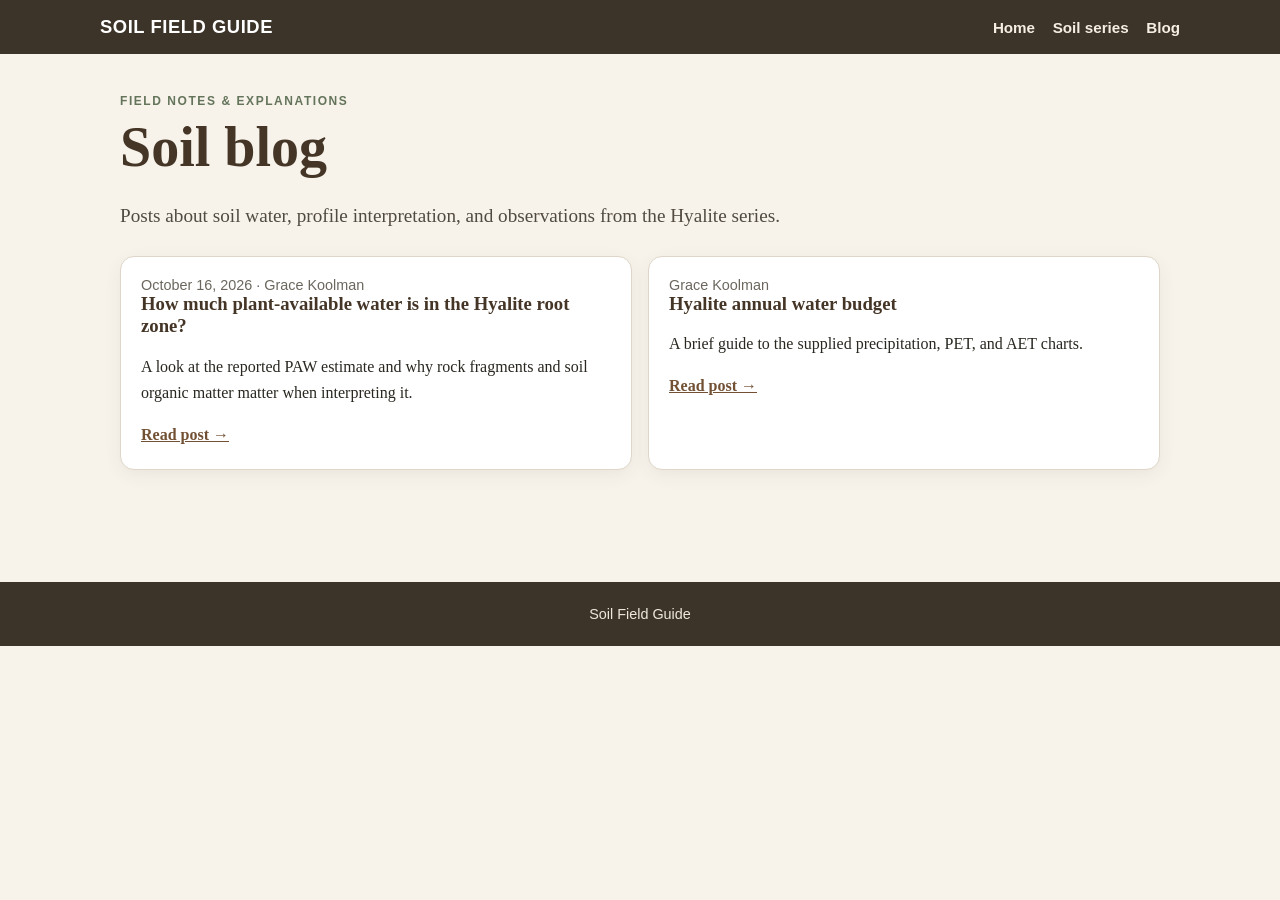
<file: blog.html>
<!doctype html><html lang="en"><head><meta charset="utf-8"><meta name="viewport" content="width=device-width,initial-scale=1"><title>Blog | Soil Field Guide</title><link rel="stylesheet" href="styles.css"></head><body>
<header><div class="nav"><a class="brand" href="index.html">SOIL FIELD GUIDE</a><nav><a href="index.html">Home</a><a href="soils.html">Soil series</a><a href="blog.html">Blog</a></nav></div></header>
<main><div class="eyebrow">Field notes & explanations</div><h1>Soil blog</h1><p class="lead">Posts about soil water, profile interpretation, and observations from the Hyalite series.</p>
<div class="cards"><article class="card"><div class="meta">October 16, 2026 · Grace Koolman</div><h3>How much plant-available water is in the Hyalite root zone?</h3><p>A look at the reported PAW estimate and why rock fragments and soil organic matter matter when interpreting it.</p><a href="blog/important-soil.html">Read post →</a></article>
<article class="card"><div class="meta">Grace Koolman</div><h3>Hyalite annual water budget</h3><p>A brief guide to the supplied precipitation, PET, and AET charts.</p><a href="blog/water-budget.html">Read post →</a></article></div></main><footer>Soil Field Guide</footer></body></html>
</file>
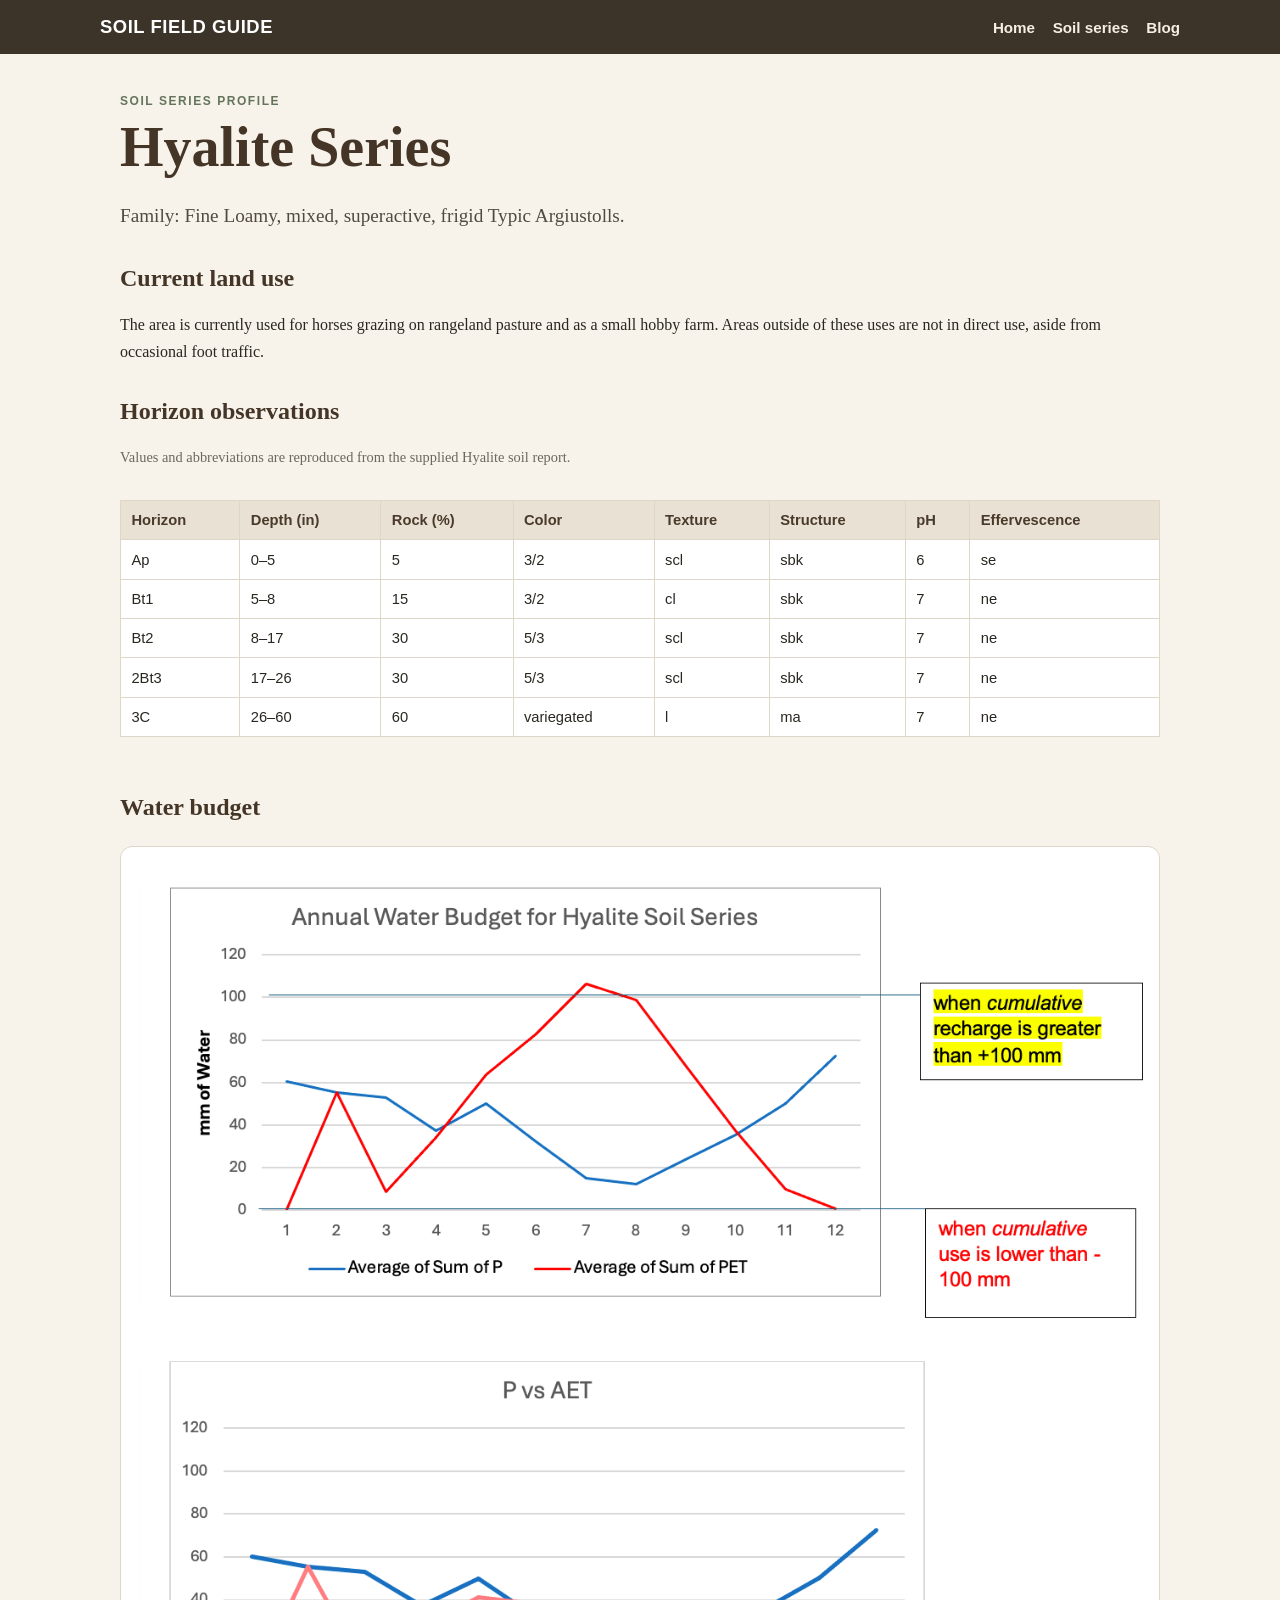
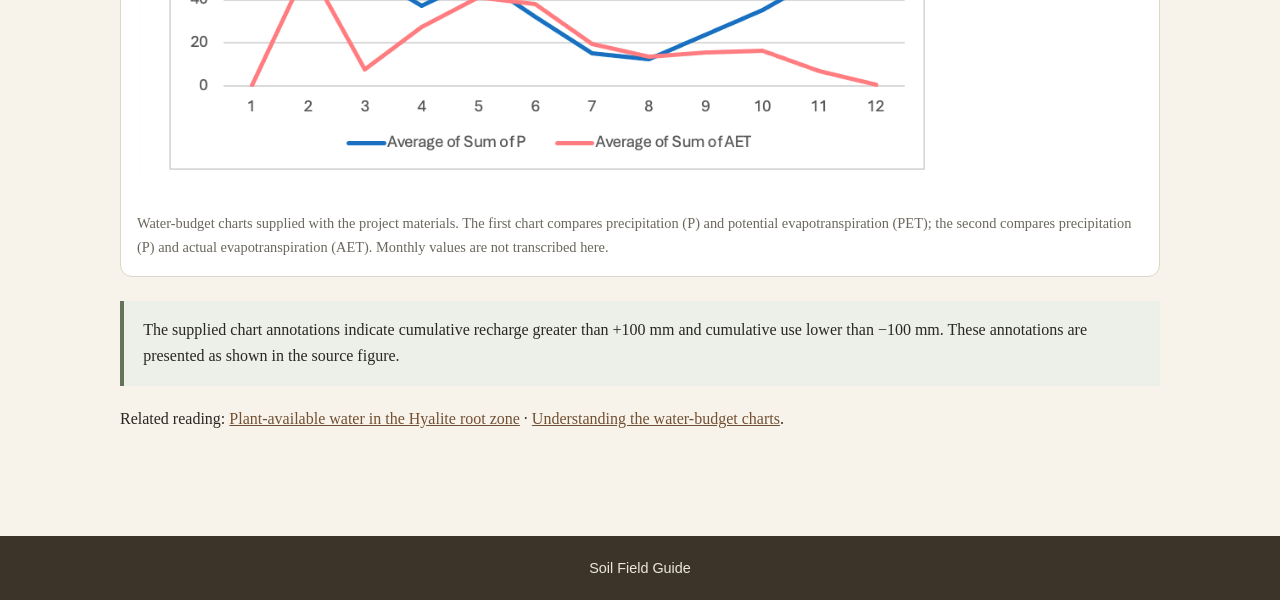
<file: hyalite.html>
<!doctype html><html lang="en"><head><meta charset="utf-8"><meta name="viewport" content="width=device-width,initial-scale=1"><title>Hyalite Series | Soil Field Guide</title><link rel="stylesheet" href="styles.css"></head><body>
<header><div class="nav"><a class="brand" href="index.html">SOIL FIELD GUIDE</a><nav><a href="index.html">Home</a><a href="soils.html">Soil series</a><a href="blog.html">Blog</a></nav></div></header>
<main><div class="eyebrow">Soil series profile</div><h1>Hyalite Series</h1><p class="lead">Family: Fine Loamy, mixed, superactive, frigid Typic Argiustolls.</p>
<h2>Current land use</h2><p>The area is currently used for horses grazing on rangeland pasture and as a small hobby farm. Areas outside of these uses are not in direct use, aside from occasional foot traffic.</p>
<h2>Horizon observations</h2><p class="small">Values and abbreviations are reproduced from the supplied Hyalite soil report.</p><div class="table-wrap"><table><thead><tr><th>Horizon</th><th>Depth (in)</th><th>Rock (%)</th><th>Color</th><th>Texture</th><th>Structure</th><th>pH</th><th>Effervescence</th></tr></thead><tbody>
<tr><td>Ap</td><td>0–5</td><td>5</td><td>3/2</td><td>scl</td><td>sbk</td><td>6</td><td>se</td></tr>
<tr><td>Bt1</td><td>5–8</td><td>15</td><td>3/2</td><td>cl</td><td>sbk</td><td>7</td><td>ne</td></tr>
<tr><td>Bt2</td><td>8–17</td><td>30</td><td>5/3</td><td>scl</td><td>sbk</td><td>7</td><td>ne</td></tr>
<tr><td>2Bt3</td><td>17–26</td><td>30</td><td>5/3</td><td>scl</td><td>sbk</td><td>7</td><td>ne</td></tr>
<tr><td>3C</td><td>26–60</td><td>60</td><td>variegated</td><td>l</td><td>ma</td><td>7</td><td>ne</td></tr>
</tbody></table></div>
<h2>Water budget</h2><figure><img src="images/hyalite-water-budget.png" alt="Two charts showing annual precipitation, potential evapotranspiration, and actual evapotranspiration for the Hyalite soil series"><figcaption>Water-budget charts supplied with the project materials. The first chart compares precipitation (P) and potential evapotranspiration (PET); the second compares precipitation (P) and actual evapotranspiration (AET). Monthly values are not transcribed here.</figcaption></figure>
<div class="note">The supplied chart annotations indicate cumulative recharge greater than +100 mm and cumulative use lower than −100 mm. These annotations are presented as shown in the source figure.</div>
<p>Related reading: <a href="blog/important-soil.html">Plant-available water in the Hyalite root zone</a> · <a href="blog/water-budget.html">Understanding the water-budget charts</a>.</p></main><footer>Soil Field Guide</footer></body></html>
</file>
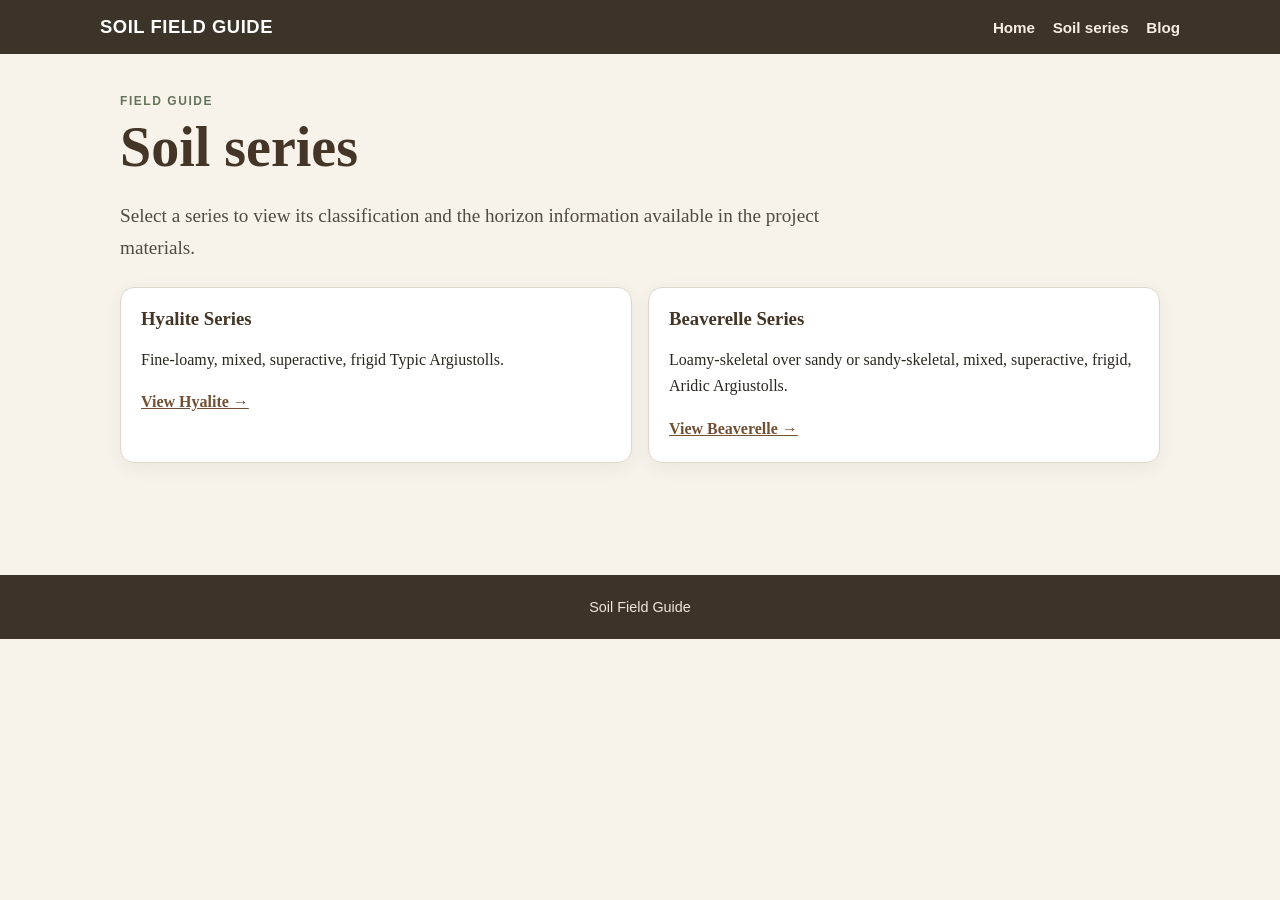
<file: soils.html>
<!doctype html><html lang="en"><head><meta charset="utf-8"><meta name="viewport" content="width=device-width,initial-scale=1"><title>Soil series | Soil Field Guide</title><link rel="stylesheet" href="styles.css"></head><body>
<header><div class="nav"><a class="brand" href="index.html">SOIL FIELD GUIDE</a><nav><a href="index.html">Home</a><a href="soils.html">Soil series</a><a href="blog.html">Blog</a></nav></div></header>
<main><div class="eyebrow">Field guide</div><h1>Soil series</h1><p class="lead">Select a series to view its classification and the horizon information available in the project materials.</p>
<div class="cards"><article class="card"><h3>Hyalite Series</h3><p>Fine-loamy, mixed, superactive, frigid Typic Argiustolls.</p><a href="hyalite.html">View Hyalite →</a></article><article class="card"><h3>Beaverelle Series</h3><p>Loamy-skeletal over sandy or sandy-skeletal, mixed, superactive, frigid, Aridic Argiustolls.</p><a href="beaverelle.html">View Beaverelle →</a></article></div></main><footer>Soil Field Guide</footer></body></html>
</file>
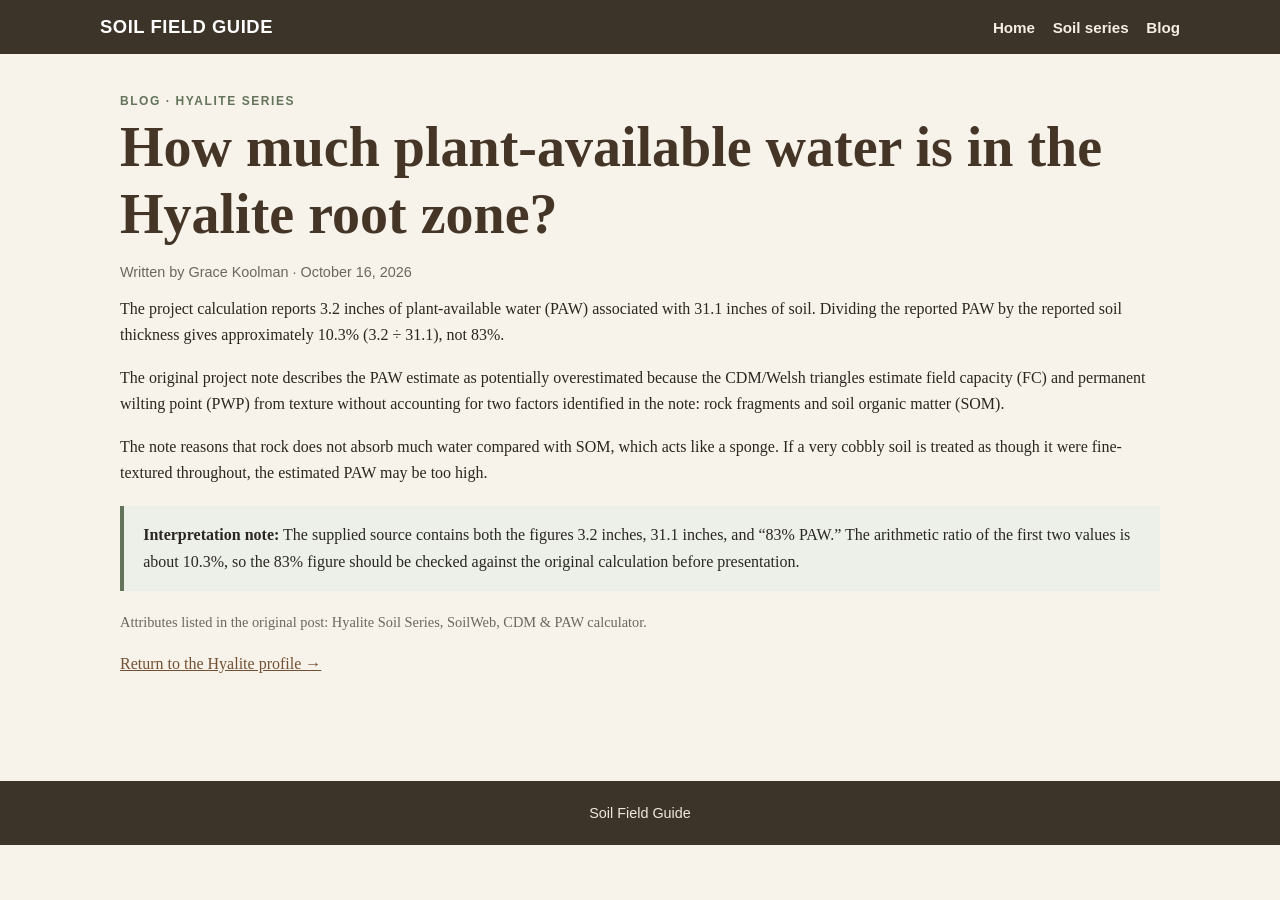
<file: blog/important-soil.html>
<!doctype html><html lang="en"><head><meta charset="utf-8"><meta name="viewport" content="width=device-width,initial-scale=1"><title>Plant-available water | Soil Field Guide</title><link rel="stylesheet" href="../styles.css"></head><body>
<header><div class="nav"><a class="brand" href="../index.html">SOIL FIELD GUIDE</a><nav><a href="../index.html">Home</a><a href="../soils.html">Soil series</a><a href="../blog.html">Blog</a></nav></div></header>
<main><div class="eyebrow">Blog · Hyalite Series</div><h1>How much plant-available water is in the Hyalite root zone?</h1><p class="meta">Written by Grace Koolman · October 16, 2026</p>
<p>The project calculation reports 3.2 inches of plant-available water (PAW) associated with 31.1 inches of soil. Dividing the reported PAW by the reported soil thickness gives approximately 10.3% (3.2 ÷ 31.1), not 83%.</p>
<p>The original project note describes the PAW estimate as potentially overestimated because the CDM/Welsh triangles estimate field capacity (FC) and permanent wilting point (PWP) from texture without accounting for two factors identified in the note: rock fragments and soil organic matter (SOM).</p>
<p>The note reasons that rock does not absorb much water compared with SOM, which acts like a sponge. If a very cobbly soil is treated as though it were fine-textured throughout, the estimated PAW may be too high.</p>
<div class="note"><strong>Interpretation note:</strong> The supplied source contains both the figures 3.2 inches, 31.1 inches, and “83% PAW.” The arithmetic ratio of the first two values is about 10.3%, so the 83% figure should be checked against the original calculation before presentation.</div>
<p class="small">Attributes listed in the original post: Hyalite Soil Series, SoilWeb, CDM & PAW calculator.</p><p><a href="../hyalite.html">Return to the Hyalite profile →</a></p></main><footer>Soil Field Guide</footer></body></html>
</file>
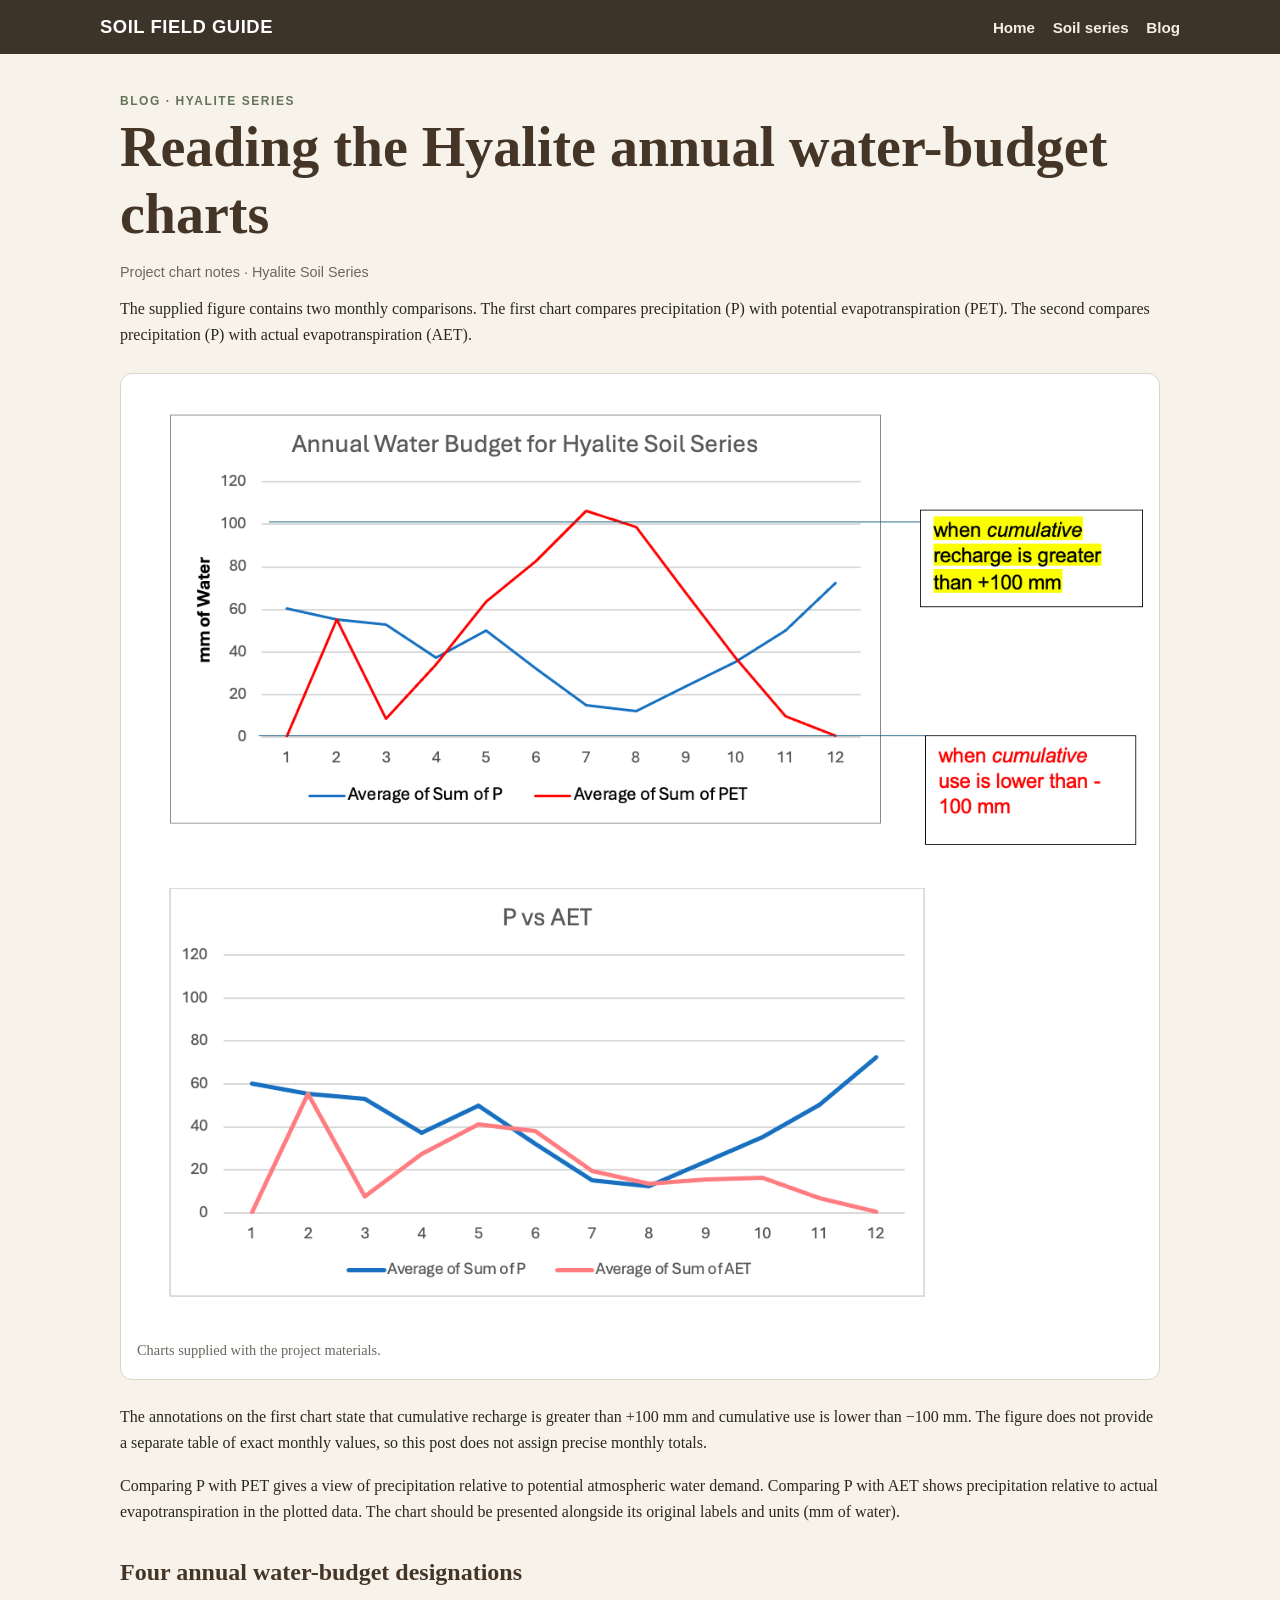
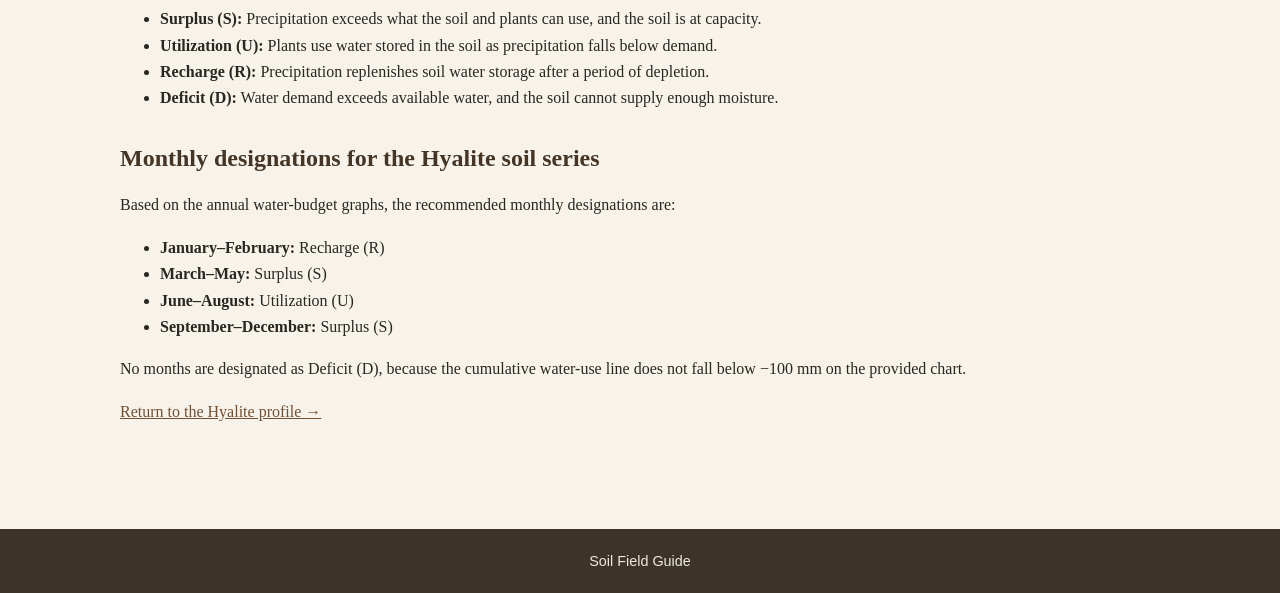
<file: blog/water-budget.html>
<!doctype html><html lang="en"><head><meta charset="utf-8"><meta name="viewport" content="width=device-width,initial-scale=1"><title>Hyalite water budget | Soil Field Guide</title><link rel="stylesheet" href="../styles.css"></head><body>
<header><div class="nav"><a class="brand" href="../index.html">SOIL FIELD GUIDE</a><nav><a href="../index.html">Home</a><a href="../soils.html">Soil series</a><a href="../blog.html">Blog</a></nav></div></header>
<main><div class="eyebrow">Blog · Hyalite Series</div><h1>Reading the Hyalite annual water-budget charts</h1><p class="meta">Project chart notes · Hyalite Soil Series</p>
<p>The supplied figure contains two monthly comparisons. The first chart compares precipitation (P) with potential evapotranspiration (PET). The second compares precipitation (P) with actual evapotranspiration (AET).</p>
<figure><img src="../images/hyalite-water-budget.png" alt="Annual water budget and P versus AET charts"><figcaption>Charts supplied with the project materials.</figcaption></figure>
<p>The annotations on the first chart state that cumulative recharge is greater than +100 mm and cumulative use is lower than −100 mm. The figure does not provide a separate table of exact monthly values, so this post does not assign precise monthly totals.</p>
<p>Comparing P with PET gives a view of precipitation relative to potential atmospheric water demand. Comparing P with AET shows precipitation relative to actual evapotranspiration in the plotted data. The chart should be presented alongside its original labels and units (mm of water).</p>

<h2>Four annual water-budget designations</h2>
<ul>
  <li><strong>Surplus (S):</strong> Precipitation exceeds what the soil and plants can use, and the soil is at capacity.</li>
  <li><strong>Utilization (U):</strong> Plants use water stored in the soil as precipitation falls below demand.</li>
  <li><strong>Recharge (R):</strong> Precipitation replenishes soil water storage after a period of depletion.</li>
  <li><strong>Deficit (D):</strong> Water demand exceeds available water, and the soil cannot supply enough moisture.</li>
</ul>

<h2>Monthly designations for the Hyalite soil series</h2>
<p>Based on the annual water-budget graphs, the recommended monthly designations are:</p>
<ul>
  <li><strong>January–February:</strong> Recharge (R)</li>
  <li><strong>March–May:</strong> Surplus (S)</li>
  <li><strong>June–August:</strong> Utilization (U)</li>
  <li><strong>September–December:</strong> Surplus (S)</li>
</ul>
<p>No months are designated as Deficit (D), because the cumulative water-use line does not fall below −100 mm on the provided chart.</p>
<p><a href="../hyalite.html">Return to the Hyalite profile →</a></p></main><footer>Soil Field Guide</footer></body></html>
</file>
<file: styles.css>
:root{--soil:#6b432b;--earth:#9b6a43;--sage:#64745a;--cream:#f7f3eb;--ink:#292720;--muted:#6b675e;--line:#ded6c8;--white:#fff}
*{box-sizing:border-box}html{scroll-behavior:smooth}body{margin:0;background:var(--cream);color:var(--ink);font:16px/1.65 Georgia,"Times New Roman",serif}
a{color:#725033}a:hover{color:#3f5b3c}header{background:#3d3429;color:#fff;padding:1rem 1.25rem}
.nav{max-width:1080px;margin:auto;display:flex;align-items:center;justify-content:space-between;gap:1rem;flex-wrap:wrap}
.brand{font:bold 1.15rem Arial,sans-serif;letter-spacing:.03em;color:#fff;text-decoration:none}
nav{display:flex;gap:1.1rem;flex-wrap:wrap}nav a{color:#f5eee3;text-decoration:none;font:600 .95rem Arial,sans-serif}
main{max-width:1080px;margin:2.5rem auto;padding:0 1.25rem 3rem}
.hero{background:linear-gradient(120deg,#e8dfcf,#d9d0bd);padding:3rem 2rem;border-radius:18px;margin-bottom:2rem}
.eyebrow{text-transform:uppercase;letter-spacing:.13em;color:var(--sage);font:bold .75rem Arial,sans-serif}
h1,h2,h3{line-height:1.2;color:#443526}h1{font-size:clamp(2.1rem,5vw,3.5rem);margin:.35rem 0 1rem}h2{margin-top:2rem}h3{margin-bottom:.35rem}
.lead{font-size:1.2rem;max-width:760px;color:#514a40}
.cards{display:grid;grid-template-columns:repeat(auto-fit,minmax(230px,1fr));gap:1rem;margin:1.5rem 0}
.card{background:var(--white);border:1px solid var(--line);border-radius:14px;padding:1.25rem;box-shadow:0 5px 18px #382b1710}
.card h3{margin-top:0}.card a{font-weight:bold}
.pill{display:inline-block;background:#e5eadf;color:#42523b;border-radius:30px;padding:.2rem .65rem;font:600 .75rem Arial,sans-serif}
table{width:100%;border-collapse:collapse;background:#fff;margin:1rem 0 1.5rem;font: .92rem Arial,sans-serif}
th,td{padding:.7rem .65rem;border:1px solid var(--line);text-align:left}th{background:#e9e1d3;color:#493a2b}
.table-wrap{overflow-x:auto;border-radius:10px}
.note{background:#edf0e8;border-left:4px solid var(--sage);padding:1rem 1.2rem;margin:1.25rem 0}
figure{margin:1.5rem 0;background:#fff;padding:1rem;border:1px solid var(--line);border-radius:12px}
figure img{display:block;max-width:100%;height:auto;margin:auto}figcaption{font-size:.9rem;color:var(--muted);margin-top:.6rem}
.meta{font: .9rem Arial,sans-serif;color:var(--muted)}footer{background:#3d3429;color:#eee8dc;padding:1.5rem;text-align:center;font:.9rem Arial,sans-serif}
footer a{color:#fff}.small{font-size:.9rem;color:var(--muted)}
@media(max-width:600px){main{margin:1.3rem auto}.hero{padding:2rem 1.2rem}nav{gap:.7rem}th,td{padding:.55rem;font-size:.82rem}}
</file>
